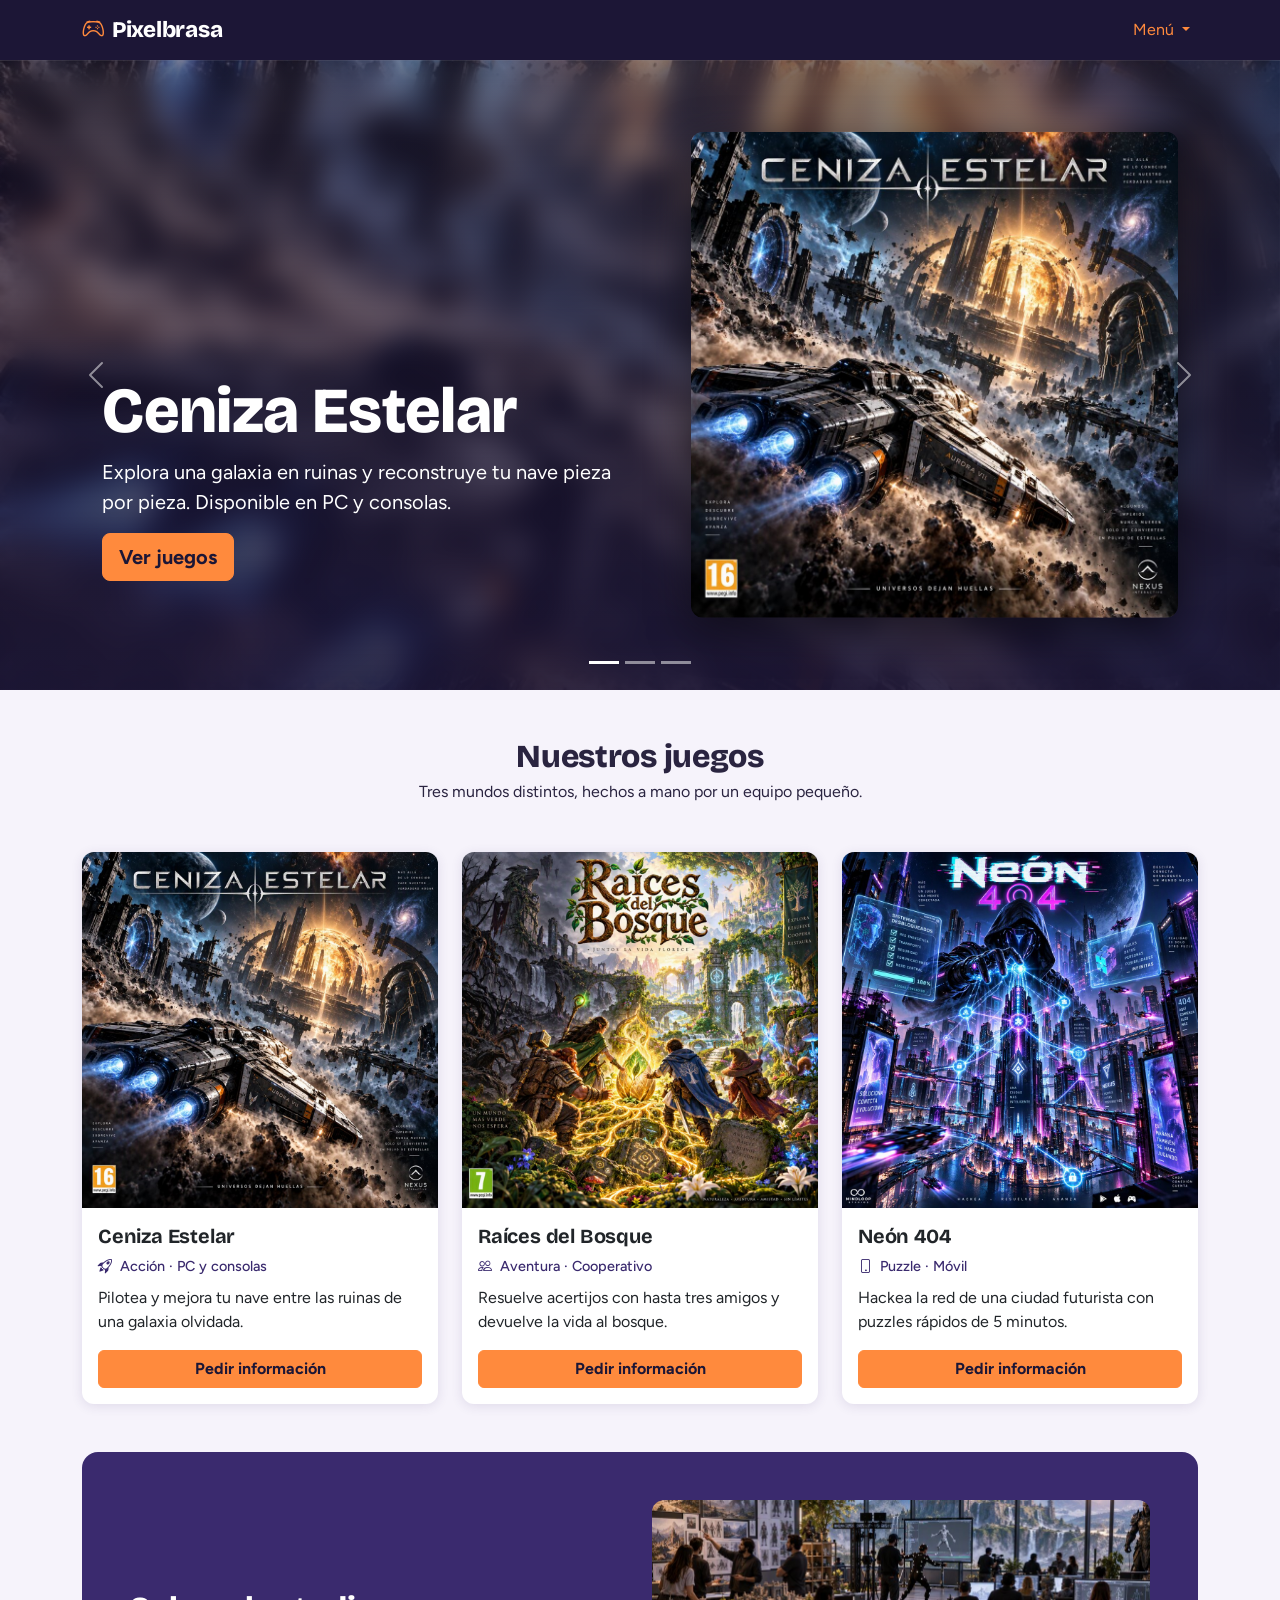
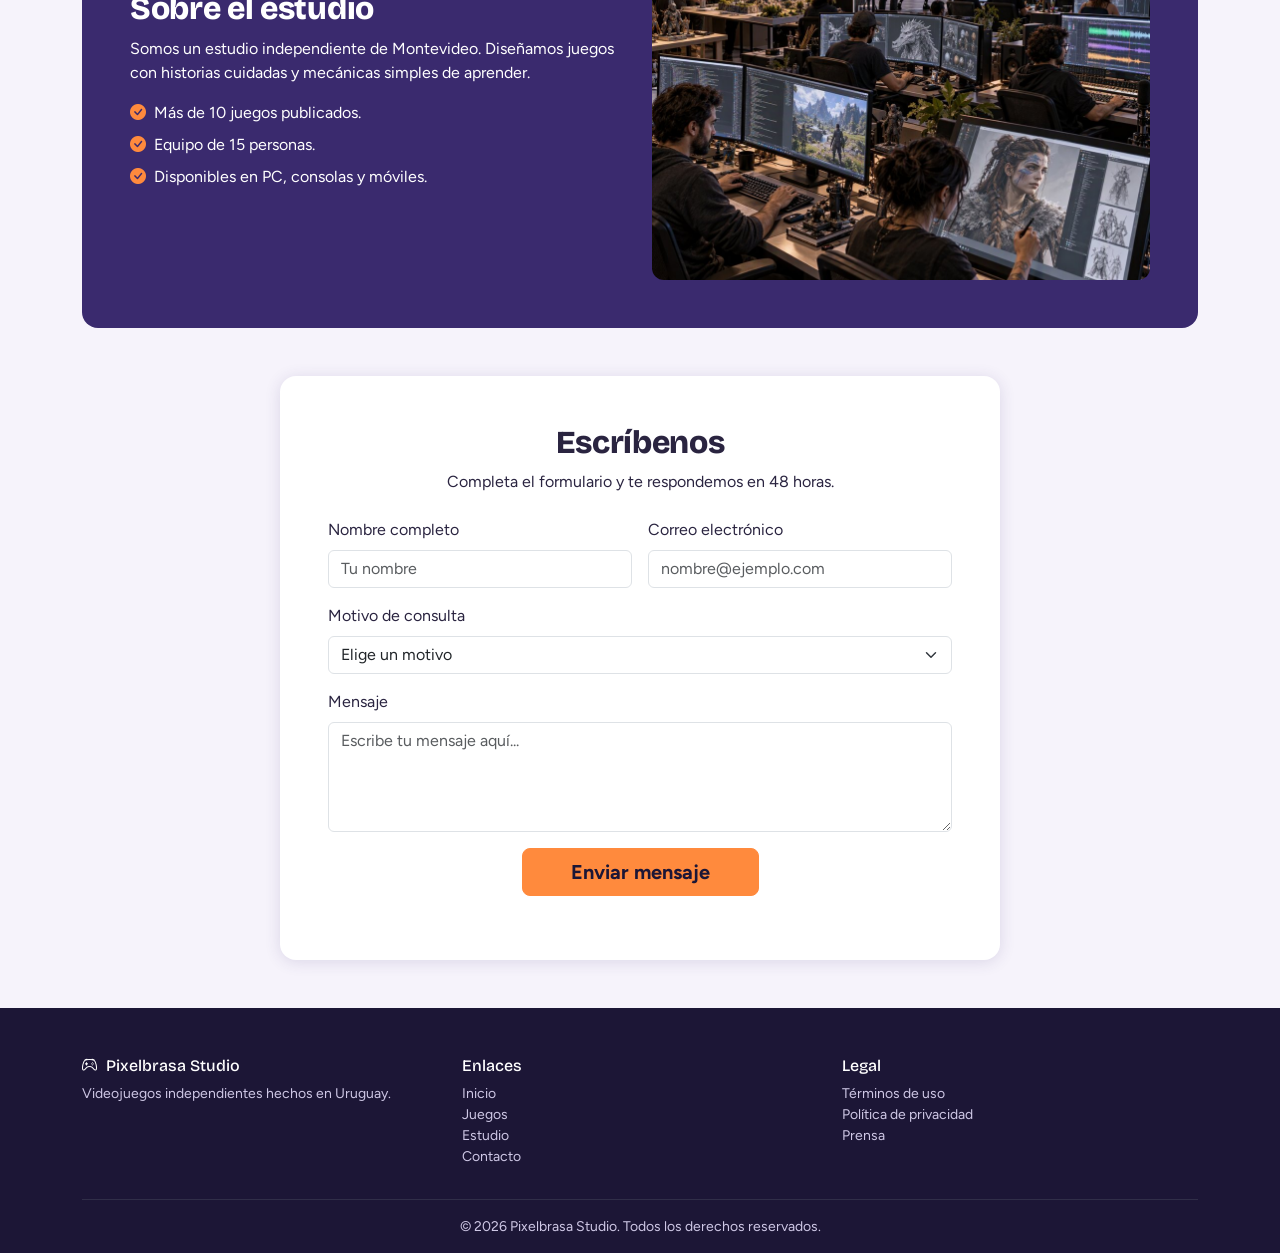
<file: index.html>
<!DOCTYPE html>
<html lang="es">
<head>
  <meta charset="UTF-8">
  <meta name="viewport" content="width=device-width, initial-scale=1">
  <title>Pixelbrasa Studio | Videojuegos independientes</title>

  <!-- Bootstrap 5 -->
  <link href="https://cdn.jsdelivr.net/npm/bootstrap@5.3.3/dist/css/bootstrap.min.css" rel="stylesheet">
  <link href="https://cdn.jsdelivr.net/npm/bootstrap-icons@1.11.3/font/bootstrap-icons.min.css" rel="stylesheet">
  <link href="https://fonts.googleapis.com/css2?family=Bricolage+Grotesque:wght@500;700;800&family=Figtree:wght@400;500&display=swap" rel="stylesheet">

  <!-- Estilos propios -->
  <link href="style.css" rel="stylesheet">
</head>
<body>

  <!-- 1. NAVEGACIÓN ADAPTABLE -->
  <nav class="navbar navbar-expand-md navbar-dark sticky-top">
    <div class="container">
      <a class="navbar-brand" href="index.html"><i class="bi bi-controller me-2"></i>Pixelbrasa</a>
      <button class="navbar-toggler" type="button" data-bs-toggle="collapse" data-bs-target="#menuPrincipal"
              aria-controls="menuPrincipal" aria-expanded="false" aria-label="Abrir menú">
        <span class="navbar-toggler-icon"></span>
      </button>
      <div class="collapse navbar-collapse" id="menuPrincipal">
        <ul class="navbar-nav ms-auto">
          <li class="nav-item dropdown">
            <button class="nav-link dropdown-toggle active" type="button" data-bs-toggle="dropdown" aria-expanded="false">
              Menú
            </button>
            <ul class="dropdown-menu dropdown-menu-end">
              <li><a class="dropdown-item active" aria-current="page" href="index.html">Inicio</a></li>
              <li><a class="dropdown-item" href="juegos.html">Juegos</a></li>
              <li><a class="dropdown-item" href="estudio.html">Estudio</a></li>
              <li><a class="dropdown-item" href="contacto.html">Contacto</a></li>
            </ul>
          </li>
        </ul>
      </div>
    </div>
  </nav>

  <main>
    <!-- 2. CARRUSEL -->
    <header id="inicio">
      <div id="carruselPrincipal" class="carousel slide carousel-fade" data-bs-ride="carousel">
        <div class="carousel-indicators">
          <button type="button" data-bs-target="#carruselPrincipal" data-bs-slide-to="0" class="active" aria-current="true" aria-label="Diapositiva 1"></button>
          <button type="button" data-bs-target="#carruselPrincipal" data-bs-slide-to="1" aria-label="Diapositiva 2"></button>
          <button type="button" data-bs-target="#carruselPrincipal" data-bs-slide-to="2" aria-label="Diapositiva 3"></button>
        </div>

        <div class="carousel-inner">
          <div class="carousel-item active position-relative" style="background-image:url('ceniza-estelar.jpg')">
            <img src="ceniza-estelar.jpg" class="portada d-none d-md-block" alt="Portada de Ceniza Estelar">
            <div class="carousel-caption">
              <h2>Ceniza Estelar</h2>
              <p>Explora una galaxia en ruinas y reconstruye tu nave pieza por pieza. Disponible en PC y consolas.</p>
              <a href="juegos.html" class="btn btn-brasa btn-lg">Ver juegos</a>
            </div>
          </div>
          <div class="carousel-item position-relative" style="background-image:url('raices-del-bosque.jpg')">
            <img src="raices-del-bosque.jpg" class="portada d-none d-md-block" alt="Portada de Raíces del Bosque">
            <div class="carousel-caption">
              <h2>Nuevo: Raíces del Bosque</h2>
              <p>Un juego de aventuras cooperativo para jugar con amigos, en línea o en el mismo sofá.</p>
              <a href="juegos.html" class="btn btn-brasa btn-lg">Conocer más</a>
            </div>
          </div>
          <div class="carousel-item position-relative" style="background-image:url('estudio.jpg')">
            <img src="estudio.jpg" class="portada d-none d-md-block" alt="Equipo de Pixelbrasa trabajando en el estudio">
            <div class="carousel-caption">
              <h2>Únete a nosotros</h2>
              <p>Buscamos artistas, programadores y diseñadores de niveles. Escríbenos.</p>
              <a href="contacto.html" class="btn btn-brasa btn-lg">Contactar</a>
            </div>
          </div>
        </div>

        <button class="carousel-control-prev" type="button" data-bs-target="#carruselPrincipal" data-bs-slide="prev">
          <span class="carousel-control-prev-icon" aria-hidden="true"></span>
          <span class="visually-hidden">Anterior</span>
        </button>
        <button class="carousel-control-next" type="button" data-bs-target="#carruselPrincipal" data-bs-slide="next">
          <span class="carousel-control-next-icon" aria-hidden="true"></span>
          <span class="visually-hidden">Siguiente</span>
        </button>
      </div>
    </header>

    <!-- 3. GRILLA + CARDS -->
    <section id="juegos" class="container py-5">
      <h2 class="seccion-titulo text-center mb-1">Nuestros juegos</h2>
      <p class="text-center mb-5">Tres mundos distintos, hechos a mano por un equipo pequeño.</p>

      <div class="row g-4">
        <div class="col-12 col-md-6 col-lg-4">
          <div class="card h-100">
            <img src="ceniza-estelar.jpg" class="card-img-top" alt="Portada de Ceniza Estelar: nave espacial entre ruinas">
            <div class="card-body d-flex flex-column">
              <h3 class="card-title h5">Ceniza Estelar</h3>
              <p class="plataforma mb-2"><i class="bi bi-rocket-takeoff me-1"></i> Acción · PC y consolas</p>
              <p class="card-text">Pilotea y mejora tu nave entre las ruinas de una galaxia olvidada.</p>
              <a href="contacto.html" class="btn btn-brasa mt-auto">Pedir información</a>
            </div>
          </div>
        </div>

        <div class="col-12 col-md-6 col-lg-4">
          <div class="card h-100">
            <img src="raices-del-bosque.jpg" class="card-img-top" alt="Portada de Raíces del Bosque: héroes alrededor de una semilla de luz">
            <div class="card-body d-flex flex-column">
              <h3 class="card-title h5">Raíces del Bosque</h3>
              <p class="plataforma mb-2"><i class="bi bi-people me-1"></i> Aventura · Cooperativo</p>
              <p class="card-text">Resuelve acertijos con hasta tres amigos y devuelve la vida al bosque.</p>
              <a href="contacto.html" class="btn btn-brasa mt-auto">Pedir información</a>
            </div>
          </div>
        </div>

        <div class="col-12 col-md-6 col-lg-4">
          <div class="card h-100">
            <img src="neon404.jpg" class="card-img-top" alt="Portada de Neón 404: ciudad futurista con figura encapuchada">
            <div class="card-body d-flex flex-column">
              <h3 class="card-title h5">Neón 404</h3>
              <p class="plataforma mb-2"><i class="bi bi-phone me-1"></i> Puzzle · Móvil</p>
              <p class="card-text">Hackea la red de una ciudad futurista con puzzles rápidos de 5 minutos.</p>
              <a href="contacto.html" class="btn btn-brasa mt-auto">Pedir información</a>
            </div>
          </div>
        </div>
      </div>
    </section>

    <!-- Información destacada -->
    <section id="estudio" class="container pb-5">
      <div class="destacado p-4 p-md-5">
        <div class="row align-items-center g-4">
          <div class="col-12 col-md-6">
            <h2 class="seccion-titulo">Sobre el estudio</h2>
            <p>Somos un estudio independiente de Montevideo. Diseñamos juegos con historias cuidadas y mecánicas simples de aprender.</p>
            <ul class="list-unstyled mb-0">
              <li class="mb-2"><i class="bi bi-check-circle-fill me-2"></i>Más de 10 juegos publicados.</li>
              <li class="mb-2"><i class="bi bi-check-circle-fill me-2"></i>Equipo de 15 personas.</li>
              <li><i class="bi bi-check-circle-fill me-2"></i>Disponibles en PC, consolas y móviles.</li>
            </ul>
          </div>
          <div class="col-12 col-md-6">
            <img src="estudio.jpg" alt="Equipo del estudio trabajando en arte, programación y captura de movimiento">
          </div>
        </div>
      </div>
    </section>

    <!-- 4. FORMULARIO -->
    <section id="contacto" class="container pb-5">
      <div class="form-box p-4 p-md-5 mx-auto" style="max-width: 720px;">
        <h2 class="seccion-titulo text-center">Escríbenos</h2>
        <p class="text-center mb-4">Completa el formulario y te respondemos en 48 horas.</p>

        <form id="formContacto" class="needs-validation" novalidate>
          <div class="row g-3">
            <div class="col-12 col-md-6">
              <label for="nombre" class="form-label">Nombre completo</label>
              <input type="text" class="form-control" id="nombre" placeholder="Tu nombre" required minlength="3">
              <div class="invalid-feedback">Escribe tu nombre (mínimo 3 letras).</div>
            </div>
            <div class="col-12 col-md-6">
              <label for="correo" class="form-label">Correo electrónico</label>
              <input type="email" class="form-control" id="correo" placeholder="nombre@ejemplo.com" required>
              <div class="invalid-feedback">Escribe un correo válido.</div>
            </div>
            <div class="col-12">
              <label for="asunto" class="form-label">Motivo de consulta</label>
              <select class="form-select" id="asunto" required>
                <option value="" selected disabled>Elige un motivo</option>
                <option>Consulta sobre un juego</option>
                <option>Soporte técnico</option>
                <option>Trabajar con nosotros</option>
                <option>Prensa y colaboraciones</option>
              </select>
              <div class="invalid-feedback">Elige un motivo.</div>
            </div>
            <div class="col-12">
              <label for="mensaje" class="form-label">Mensaje</label>
              <textarea class="form-control" id="mensaje" rows="4" placeholder="Escribe tu mensaje aquí..." required minlength="10"></textarea>
              <div class="invalid-feedback">Escribe un mensaje de al menos 10 caracteres.</div>
            </div>
            <div class="col-12 text-center">
              <button type="submit" class="btn btn-brasa btn-lg px-5">Enviar mensaje</button>
            </div>
            <div class="col-12">
              <div id="exito" class="alert alert-success d-none mb-0" role="status">Mensaje enviado. Gracias por escribirnos.</div>
            </div>
          </div>
        </form>
      </div>
    </section>
  </main>

  <!-- 5. FOOTER -->
  <footer class="pt-5 pb-3">
    <div class="container">
      <div class="row g-4">
        <div class="col-12 col-md-4">
          <h6><i class="bi bi-controller me-2"></i>Pixelbrasa Studio</h6>
          <p class="small">Videojuegos independientes hechos en Uruguay.</p>
        </div>
        <div class="col-6 col-md-4">
          <h6>Enlaces</h6>
          <ul class="list-unstyled small">
            <li><a href="index.html">Inicio</a></li>
            <li><a href="juegos.html">Juegos</a></li>
            <li><a href="estudio.html">Estudio</a></li>
            <li><a href="contacto.html">Contacto</a></li>
          </ul>
        </div>
        <div class="col-6 col-md-4">
          <h6>Legal</h6>
          <ul class="list-unstyled small">
            <li><a href="#">Términos de uso</a></li>
            <li><a href="#">Política de privacidad</a></li>
            <li><a href="#">Prensa</a></li>
          </ul>
        </div>
      </div>
      <hr class="border-secondary">
      <p class="text-center small mb-0">&copy; 2026 Pixelbrasa Studio. Todos los derechos reservados.</p>
    </div>
  </footer>

  <!-- Bootstrap JS -->
  <script src="https://cdn.jsdelivr.net/npm/bootstrap@5.3.3/dist/js/bootstrap.bundle.min.js"></script>
  <!-- Script propio -->
  <script src="main.js"></script>
</body>
</html>
</file>
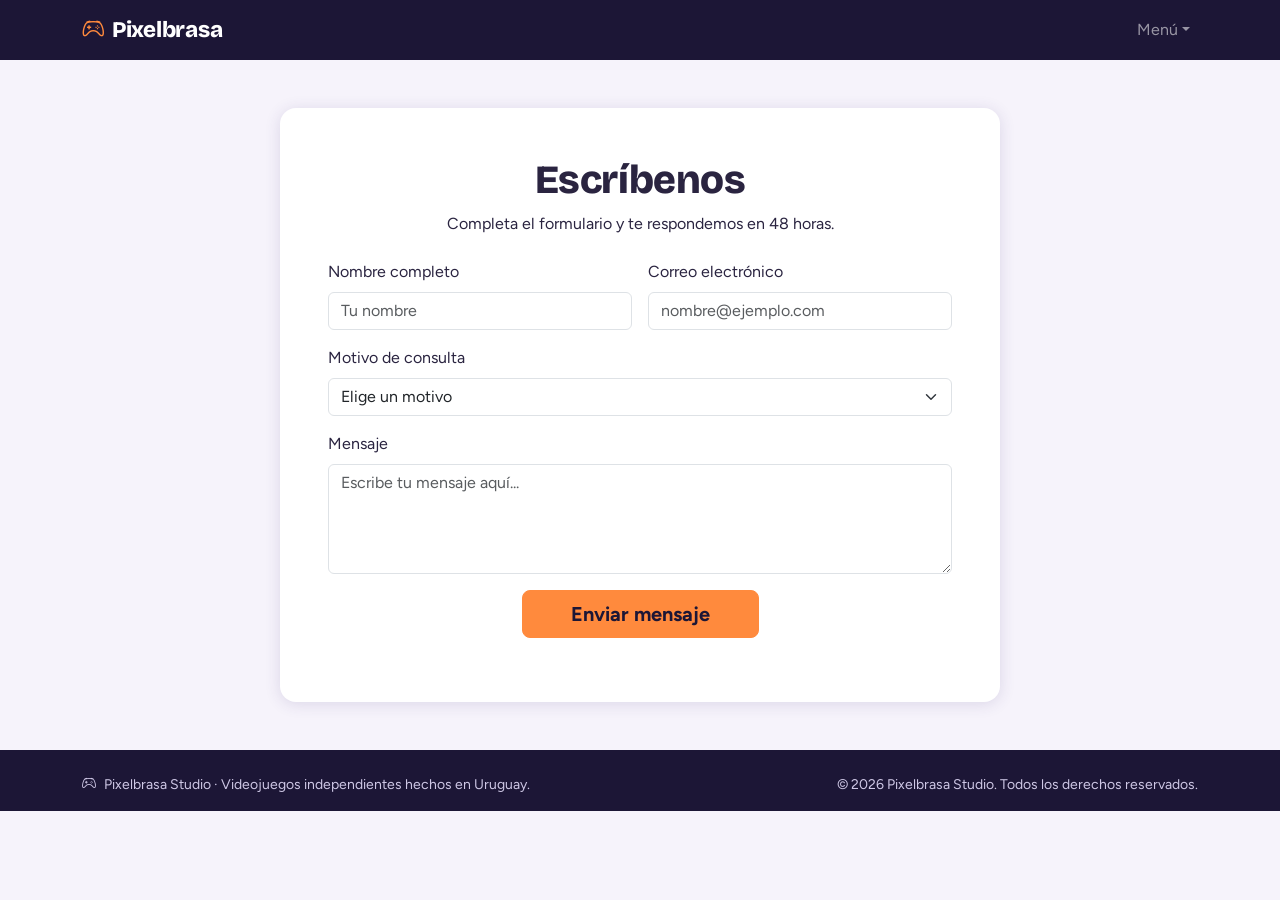
<file: contacto.html>
<!DOCTYPE html>
<html lang="es">
<head>
  <meta charset="UTF-8">
  <meta name="viewport" content="width=device-width, initial-scale=1">
  <title>Contacto | Pixelbrasa Studio</title>
  <link href="https://cdn.jsdelivr.net/npm/bootstrap@5.3.3/dist/css/bootstrap.min.css" rel="stylesheet">
  <link href="https://cdn.jsdelivr.net/npm/bootstrap-icons@1.11.3/font/bootstrap-icons.min.css" rel="stylesheet">
  <link href="https://fonts.googleapis.com/css2?family=Bricolage+Grotesque:wght@500;700;800&family=Figtree:wght@400;500&display=swap" rel="stylesheet">
  <link href="style.css" rel="stylesheet">
</head>
<body>
  <nav class="navbar navbar-expand-md navbar-dark sticky-top">
    <div class="container">
      <a class="navbar-brand" href="index.html"><i class="bi bi-controller me-2"></i>Pixelbrasa</a>
      <button class="navbar-toggler" type="button" data-bs-toggle="collapse" data-bs-target="#menuPrincipal"
              aria-controls="menuPrincipal" aria-expanded="false" aria-label="Abrir menú">
        <span class="navbar-toggler-icon"></span>
      </button>
      <div class="collapse navbar-collapse" id="menuPrincipal">
        <ul class="navbar-nav ms-auto">
          <li class="nav-item dropdown">
            <button class="nav-link dropdown-toggle" type="button" data-bs-toggle="dropdown" aria-expanded="false">Menú</button>
            <ul class="dropdown-menu dropdown-menu-end">
              <li><a class="dropdown-item" href="index.html">Inicio</a></li>
              <li><a class="dropdown-item" href="juegos.html">Juegos</a></li>
              <li><a class="dropdown-item" href="estudio.html">Estudio</a></li>
              <li><a class="dropdown-item active" aria-current="page" href="contacto.html">Contacto</a></li>
            </ul>
          </li>
        </ul>
      </div>
    </div>
  </nav>

  <main class="container py-5">
    <section class="form-box p-4 p-md-5 mx-auto" style="max-width: 720px;">
      <h1 class="seccion-titulo text-center">Escríbenos</h1>
      <p class="text-center mb-4">Completa el formulario y te respondemos en 48 horas.</p>
      <form id="formContacto" class="needs-validation" novalidate>
        <div class="row g-3">
          <div class="col-12 col-md-6">
            <label for="nombre" class="form-label">Nombre completo</label>
            <input type="text" class="form-control" id="nombre" placeholder="Tu nombre" required minlength="3">
            <div class="invalid-feedback">Escribe tu nombre (mínimo 3 letras).</div>
          </div>
          <div class="col-12 col-md-6">
            <label for="correo" class="form-label">Correo electrónico</label>
            <input type="email" class="form-control" id="correo" placeholder="nombre@ejemplo.com" required>
            <div class="invalid-feedback">Escribe un correo válido.</div>
          </div>
          <div class="col-12">
            <label for="asunto" class="form-label">Motivo de consulta</label>
            <select class="form-select" id="asunto" required>
              <option value="" selected disabled>Elige un motivo</option>
              <option>Consulta sobre un juego</option>
              <option>Soporte técnico</option>
              <option>Trabajar con nosotros</option>
              <option>Prensa y colaboraciones</option>
            </select>
            <div class="invalid-feedback">Elige un motivo.</div>
          </div>
          <div class="col-12">
            <label for="mensaje" class="form-label">Mensaje</label>
            <textarea class="form-control" id="mensaje" rows="4" placeholder="Escribe tu mensaje aquí..." required minlength="10"></textarea>
            <div class="invalid-feedback">Escribe un mensaje de al menos 10 caracteres.</div>
          </div>
          <div class="col-12 text-center">
            <button type="submit" class="btn btn-brasa btn-lg px-5">Enviar mensaje</button>
          </div>
          <div class="col-12">
            <div id="exito" class="alert alert-success d-none mb-0" role="status">Mensaje enviado. Gracias por escribirnos.</div>
          </div>
        </div>
      </form>
    </section>
  </main>

  <footer class="pt-4 pb-3">
    <div class="container d-flex flex-column flex-md-row justify-content-between gap-3">
      <p class="small mb-0"><i class="bi bi-controller me-2"></i>Pixelbrasa Studio · Videojuegos independientes hechos en Uruguay.</p>
      <p class="small mb-0">&copy; 2026 Pixelbrasa Studio. Todos los derechos reservados.</p>
    </div>
  </footer>
  <script src="https://cdn.jsdelivr.net/npm/bootstrap@5.3.3/dist/js/bootstrap.bundle.min.js"></script>
  <script src="main.js"></script>
</body>
</html>
</file>
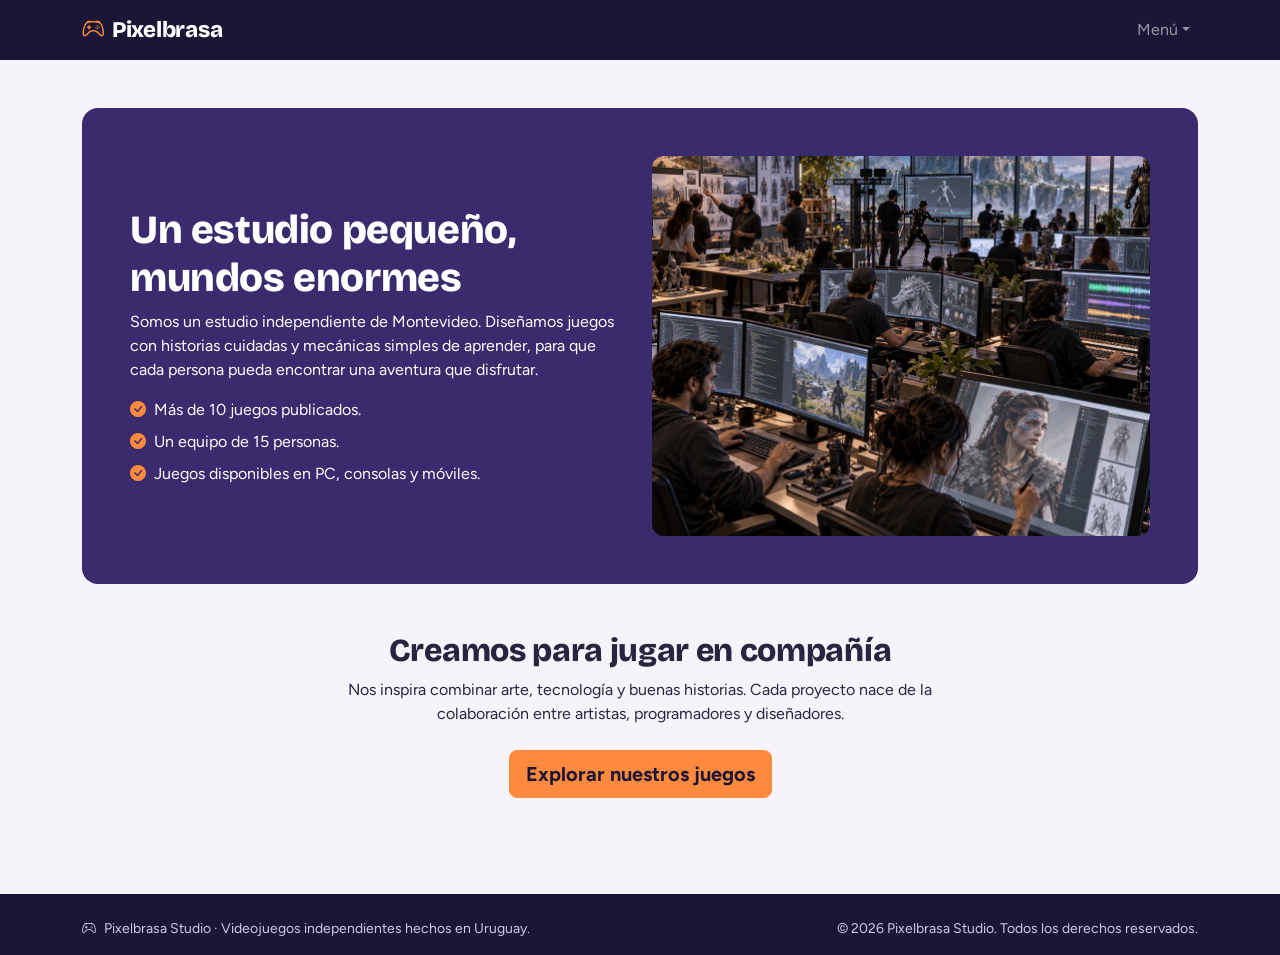
<file: estudio.html>
<!DOCTYPE html>
<html lang="es">
<head>
  <meta charset="UTF-8">
  <meta name="viewport" content="width=device-width, initial-scale=1">
  <title>Estudio | Pixelbrasa Studio</title>
  <link href="https://cdn.jsdelivr.net/npm/bootstrap@5.3.3/dist/css/bootstrap.min.css" rel="stylesheet">
  <link href="https://cdn.jsdelivr.net/npm/bootstrap-icons@1.11.3/font/bootstrap-icons.min.css" rel="stylesheet">
  <link href="https://fonts.googleapis.com/css2?family=Bricolage+Grotesque:wght@500;700;800&family=Figtree:wght@400;500&display=swap" rel="stylesheet">
  <link href="style.css" rel="stylesheet">
</head>
<body>
  <nav class="navbar navbar-expand-md navbar-dark sticky-top">
    <div class="container">
      <a class="navbar-brand" href="index.html"><i class="bi bi-controller me-2"></i>Pixelbrasa</a>
      <button class="navbar-toggler" type="button" data-bs-toggle="collapse" data-bs-target="#menuPrincipal"
              aria-controls="menuPrincipal" aria-expanded="false" aria-label="Abrir menú">
        <span class="navbar-toggler-icon"></span>
      </button>
      <div class="collapse navbar-collapse" id="menuPrincipal">
        <ul class="navbar-nav ms-auto">
          <li class="nav-item dropdown">
            <button class="nav-link dropdown-toggle" type="button" data-bs-toggle="dropdown" aria-expanded="false">Menú</button>
            <ul class="dropdown-menu dropdown-menu-end">
              <li><a class="dropdown-item" href="index.html">Inicio</a></li>
              <li><a class="dropdown-item" href="juegos.html">Juegos</a></li>
              <li><a class="dropdown-item active" aria-current="page" href="estudio.html">Estudio</a></li>
              <li><a class="dropdown-item" href="contacto.html">Contacto</a></li>
            </ul>
          </li>
        </ul>
      </div>
    </div>
  </nav>

  <main class="container py-5">
    <section class="destacado p-4 p-md-5">
      <div class="row align-items-center g-4">
        <div class="col-12 col-md-6">
          <h1 class="seccion-titulo">Un estudio pequeño, mundos enormes</h1>
          <p>Somos un estudio independiente de Montevideo. Diseñamos juegos con historias cuidadas y mecánicas simples de aprender, para que cada persona pueda encontrar una aventura que disfrutar.</p>
          <ul class="list-unstyled mb-0">
            <li class="mb-2"><i class="bi bi-check-circle-fill me-2"></i>Más de 10 juegos publicados.</li>
            <li class="mb-2"><i class="bi bi-check-circle-fill me-2"></i>Un equipo de 15 personas.</li>
            <li><i class="bi bi-check-circle-fill me-2"></i>Juegos disponibles en PC, consolas y móviles.</li>
          </ul>
        </div>
        <div class="col-12 col-md-6">
          <img src="estudio.jpg" alt="Equipo de Pixelbrasa trabajando en el estudio">
        </div>
      </div>
    </section>
    <section class="py-5 text-center">
      <h2 class="seccion-titulo">Creamos para jugar en compañía</h2>
      <p class="mx-auto mb-4" style="max-width: 60ch;">Nos inspira combinar arte, tecnología y buenas historias. Cada proyecto nace de la colaboración entre artistas, programadores y diseñadores.</p>
      <a href="juegos.html" class="btn btn-brasa btn-lg">Explorar nuestros juegos</a>
    </section>
  </main>

  <footer class="pt-4 pb-3">
    <div class="container d-flex flex-column flex-md-row justify-content-between gap-3">
      <p class="small mb-0"><i class="bi bi-controller me-2"></i>Pixelbrasa Studio · Videojuegos independientes hechos en Uruguay.</p>
      <p class="small mb-0">&copy; 2026 Pixelbrasa Studio. Todos los derechos reservados.</p>
    </div>
  </footer>
  <script src="https://cdn.jsdelivr.net/npm/bootstrap@5.3.3/dist/js/bootstrap.bundle.min.js"></script>
</body>
</html>
</file>
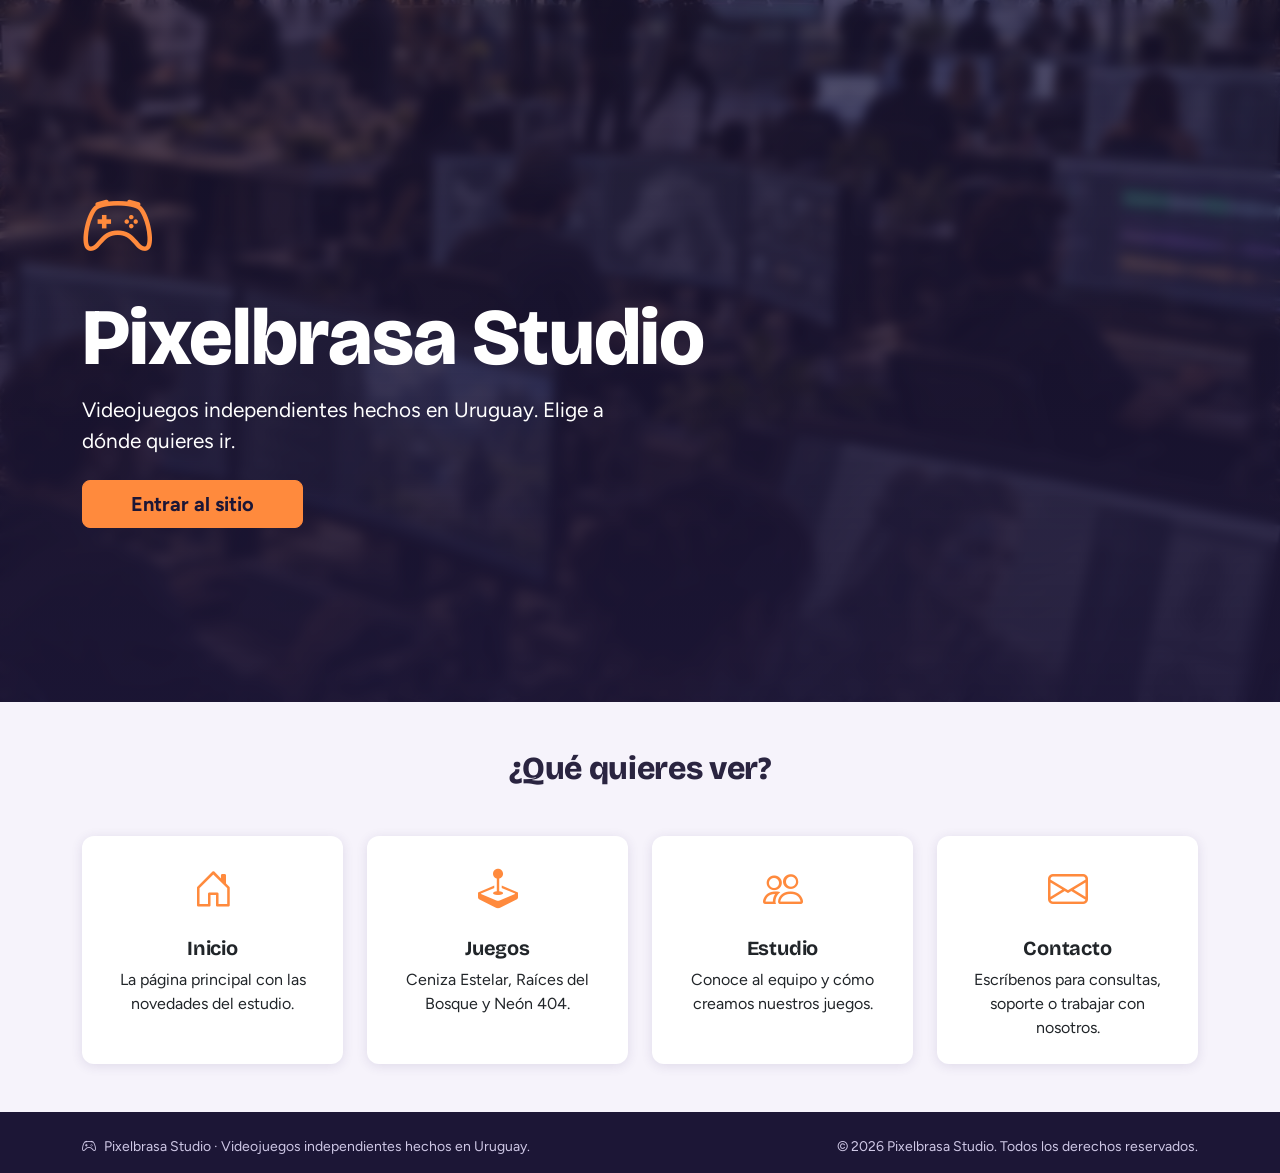
<file: inicio.html>
<!DOCTYPE html>
<html lang="es">
<head>
  <meta charset="UTF-8">
  <meta name="viewport" content="width=device-width, initial-scale=1">
  <title>Bienvenido | Pixelbrasa Studio</title>
  <link href="https://cdn.jsdelivr.net/npm/bootstrap@5.3.3/dist/css/bootstrap.min.css" rel="stylesheet">
  <link href="https://cdn.jsdelivr.net/npm/bootstrap-icons@1.11.3/font/bootstrap-icons.min.css" rel="stylesheet">
  <link href="https://fonts.googleapis.com/css2?family=Bricolage+Grotesque:wght@500;700;800&family=Figtree:wght@400;500&display=swap" rel="stylesheet">
  <link href="style.css" rel="stylesheet">

  <style>
    .portada-inicio { position: relative; min-height: 78vh; display: flex; align-items: center; color: #fff;
      background: url('estudio.jpg') center / cover; }
    .portada-inicio::before { content: ""; position: absolute; inset: 0;
      background: linear-gradient(180deg, rgba(28,22,54,.7), rgba(28,22,54,.95)); backdrop-filter: blur(6px); }
    .portada-inicio .container { position: relative; z-index: 1; }
    .portada-inicio h1 { font-weight: 800; font-size: clamp(2.5rem, 8vw, 5rem); }
    .portada-inicio .logo { color: var(--brasa); font-size: clamp(3rem, 8vw, 4.5rem); }
    .portada-inicio p { font-size: clamp(1.05rem, 2vw, 1.3rem); max-width: 45ch; }

    .acceso { text-decoration: none; color: inherit; display: block; height: 100%; }
    .acceso .card { transition: transform .2s ease, box-shadow .2s ease; }
    .acceso:hover .card, .acceso:focus-visible .card { transform: translateY(-4px); box-shadow: 0 8px 24px rgba(58,42,110,.25); }
    .acceso:focus-visible { outline: 3px solid var(--brasa); outline-offset: 3px; border-radius: .75rem; }
    .acceso .icono { font-size: 2.5rem; color: var(--brasa); }
    @media (prefers-reduced-motion: reduce) { .acceso .card { transition: none; } }
  </style>
</head>
<body>

  <header class="portada-inicio">
    <div class="container py-5 text-center text-md-start">
      <i class="bi bi-controller logo d-block mb-2"></i>
      <h1>Pixelbrasa Studio</h1>
      <p class="mb-4 mx-auto mx-md-0">Videojuegos independientes hechos en Uruguay. Elige a dónde quieres ir.</p>
      <a href="index.html" class="btn btn-brasa btn-lg px-5">Entrar al sitio</a>
    </div>
  </header>

  <main class="container py-5">
    <h2 class="seccion-titulo text-center mb-5">¿Qué quieres ver?</h2>

    <div class="row g-4">
      <div class="col-12 col-sm-6 col-lg-3">
        <a href="index.html" class="acceso">
          <div class="card h-100 text-center p-4">
            <i class="bi bi-house-door icono mb-3"></i>
            <h3 class="h5 card-title">Inicio</h3>
            <p class="card-text mb-0">La página principal con las novedades del estudio.</p>
          </div>
        </a>
      </div>
      <div class="col-12 col-sm-6 col-lg-3">
        <a href="juegos.html" class="acceso">
          <div class="card h-100 text-center p-4">
            <i class="bi bi-joystick icono mb-3"></i>
            <h3 class="h5 card-title">Juegos</h3>
            <p class="card-text mb-0">Ceniza Estelar, Raíces del Bosque y Neón 404.</p>
          </div>
        </a>
      </div>
      <div class="col-12 col-sm-6 col-lg-3">
        <a href="estudio.html" class="acceso">
          <div class="card h-100 text-center p-4">
            <i class="bi bi-people icono mb-3"></i>
            <h3 class="h5 card-title">Estudio</h3>
            <p class="card-text mb-0">Conoce al equipo y cómo creamos nuestros juegos.</p>
          </div>
        </a>
      </div>
      <div class="col-12 col-sm-6 col-lg-3">
        <a href="contacto.html" class="acceso">
          <div class="card h-100 text-center p-4">
            <i class="bi bi-envelope icono mb-3"></i>
            <h3 class="h5 card-title">Contacto</h3>
            <p class="card-text mb-0">Escríbenos para consultas, soporte o trabajar con nosotros.</p>
          </div>
        </a>
      </div>
    </div>
  </main>

  <footer class="pt-4 pb-3">
    <div class="container d-flex flex-column flex-md-row justify-content-between gap-3">
      <p class="small mb-0"><i class="bi bi-controller me-2"></i>Pixelbrasa Studio · Videojuegos independientes hechos en Uruguay.</p>
      <p class="small mb-0">&copy; 2026 Pixelbrasa Studio. Todos los derechos reservados.</p>
    </div>
  </footer>

</body>
</html>
</file>
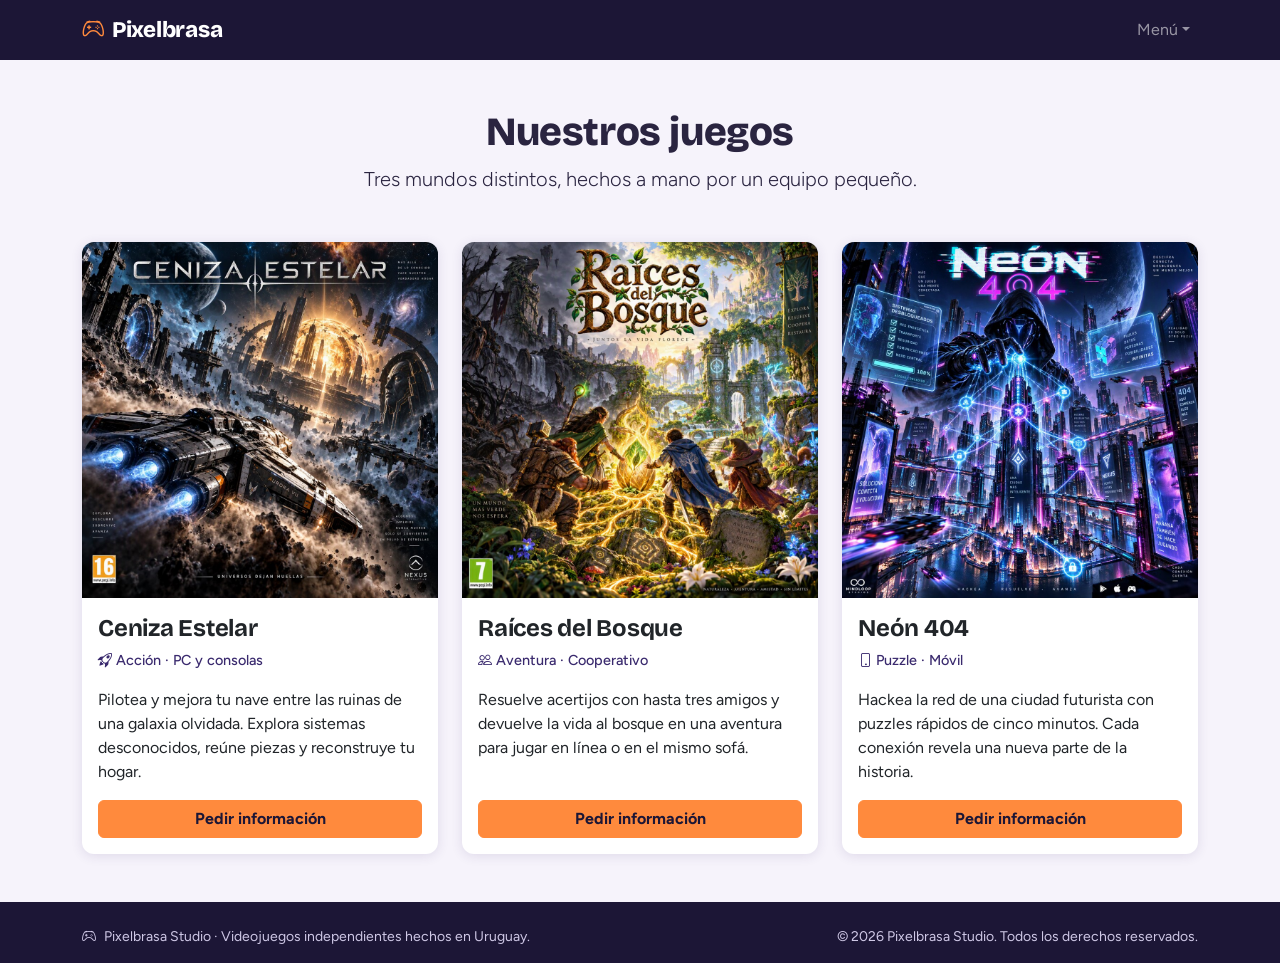
<file: juegos.html>
<!DOCTYPE html>
<html lang="es">
<head>
  <meta charset="UTF-8">
  <meta name="viewport" content="width=device-width, initial-scale=1">
  <title>Juegos | Pixelbrasa Studio</title>
  <link href="https://cdn.jsdelivr.net/npm/bootstrap@5.3.3/dist/css/bootstrap.min.css" rel="stylesheet">
  <link href="https://cdn.jsdelivr.net/npm/bootstrap-icons@1.11.3/font/bootstrap-icons.min.css" rel="stylesheet">
  <link href="https://fonts.googleapis.com/css2?family=Bricolage+Grotesque:wght@500;700;800&family=Figtree:wght@400;500&display=swap" rel="stylesheet">
  <link href="style.css" rel="stylesheet">
</head>
<body>
  <nav class="navbar navbar-expand-md navbar-dark sticky-top">
    <div class="container">
      <a class="navbar-brand" href="index.html"><i class="bi bi-controller me-2"></i>Pixelbrasa</a>
      <button class="navbar-toggler" type="button" data-bs-toggle="collapse" data-bs-target="#menuPrincipal"
              aria-controls="menuPrincipal" aria-expanded="false" aria-label="Abrir menú">
        <span class="navbar-toggler-icon"></span>
      </button>
      <div class="collapse navbar-collapse" id="menuPrincipal">
        <ul class="navbar-nav ms-auto">
          <li class="nav-item dropdown">
            <button class="nav-link dropdown-toggle" type="button" data-bs-toggle="dropdown" aria-expanded="false">Menú</button>
            <ul class="dropdown-menu dropdown-menu-end">
              <li><a class="dropdown-item" href="index.html">Inicio</a></li>
              <li><a class="dropdown-item active" aria-current="page" href="juegos.html">Juegos</a></li>
              <li><a class="dropdown-item" href="estudio.html">Estudio</a></li>
              <li><a class="dropdown-item" href="contacto.html">Contacto</a></li>
            </ul>
          </li>
        </ul>
      </div>
    </div>
  </nav>

  <main class="container py-5">
    <header class="text-center mb-5">
      <h1 class="seccion-titulo">Nuestros juegos</h1>
      <p class="lead">Tres mundos distintos, hechos a mano por un equipo pequeño.</p>
    </header>
    <div class="row g-4">
      <div class="col-12 col-md-6 col-lg-4">
        <article class="card h-100">
          <img src="ceniza-estelar.jpg" class="card-img-top" alt="Nave espacial entre ruinas en Ceniza Estelar">
          <div class="card-body d-flex flex-column">
            <h2 class="card-title h4">Ceniza Estelar</h2>
            <p class="plataforma"><i class="bi bi-rocket-takeoff me-1"></i>Acción · PC y consolas</p>
            <p class="card-text">Pilotea y mejora tu nave entre las ruinas de una galaxia olvidada. Explora sistemas desconocidos, reúne piezas y reconstruye tu hogar.</p>
            <a href="contacto.html" class="btn btn-brasa mt-auto">Pedir información</a>
          </div>
        </article>
      </div>
      <div class="col-12 col-md-6 col-lg-4">
        <article class="card h-100">
          <img src="raices-del-bosque.jpg" class="card-img-top" alt="Héroes alrededor de una semilla de luz en Raíces del Bosque">
          <div class="card-body d-flex flex-column">
            <h2 class="card-title h4">Raíces del Bosque</h2>
            <p class="plataforma"><i class="bi bi-people me-1"></i>Aventura · Cooperativo</p>
            <p class="card-text">Resuelve acertijos con hasta tres amigos y devuelve la vida al bosque en una aventura para jugar en línea o en el mismo sofá.</p>
            <a href="contacto.html" class="btn btn-brasa mt-auto">Pedir información</a>
          </div>
        </article>
      </div>
      <div class="col-12 col-md-6 col-lg-4">
        <article class="card h-100">
          <img src="neon404.jpg" class="card-img-top" alt="Ciudad futurista en Neón 404">
          <div class="card-body d-flex flex-column">
            <h2 class="card-title h4">Neón 404</h2>
            <p class="plataforma"><i class="bi bi-phone me-1"></i>Puzzle · Móvil</p>
            <p class="card-text">Hackea la red de una ciudad futurista con puzzles rápidos de cinco minutos. Cada conexión revela una nueva parte de la historia.</p>
            <a href="contacto.html" class="btn btn-brasa mt-auto">Pedir información</a>
          </div>
        </article>
      </div>
    </div>
  </main>

  <footer class="pt-4 pb-3">
    <div class="container d-flex flex-column flex-md-row justify-content-between gap-3">
      <p class="small mb-0"><i class="bi bi-controller me-2"></i>Pixelbrasa Studio · Videojuegos independientes hechos en Uruguay.</p>
      <p class="small mb-0">&copy; 2026 Pixelbrasa Studio. Todos los derechos reservados.</p>
    </div>
  </footer>
  <script src="https://cdn.jsdelivr.net/npm/bootstrap@5.3.3/dist/js/bootstrap.bundle.min.js"></script>
</body>
</html>
</file>
<file: style.css>
:root {
  --noche: #1c1636;
  --ciruela: #3a2a6e;
  --brasa: #ff8a3d;
  --crema: #f6f3fb;
  --texto: #2a2440;
  --bs-body-font-family: 'Figtree', system-ui, sans-serif;
}
body { color: var(--texto); background: var(--crema); }
h1, h2, h3, h4, h5, .navbar-brand { font-family: 'Bricolage Grotesque', sans-serif; letter-spacing: -.01em; }

/* Navbar */
.navbar { background: var(--noche); }
.navbar-brand { font-weight: 800; font-size: 1.4rem; }
.navbar-brand i { color: var(--brasa); }
.nav-link.active, .nav-link:hover { color: var(--brasa) !important; }
.navbar .dropdown-menu { background: var(--noche); border-color: rgba(255,255,255,.12); }
.navbar .dropdown-item { color: #cfc8e6; }
.navbar .dropdown-item:hover, .navbar .dropdown-item:focus, .navbar .dropdown-item.active { background: var(--ciruela); color: var(--brasa); }

/* Botón principal */
.btn-brasa { background: var(--brasa); border-color: var(--brasa); color: var(--noche); font-weight: 700; }
.btn-brasa:hover, .btn-brasa:focus { background: #ffa05f; border-color: #ffa05f; color: var(--noche); }

/* Carrusel */
.carousel-item { height: 70vh; min-height: 380px; background-size: cover; background-position: center; }
.carousel-item::before { content: ""; position: absolute; inset: 0; background: linear-gradient(180deg, rgba(28,22,54,.45), rgba(28,22,54,.9)); backdrop-filter: blur(14px); }
.carousel-caption { bottom: 14%; text-align: left; left: 8%; right: 8%; z-index: 2; }
.carousel-caption h2 { font-weight: 800; font-size: clamp(2rem, 6vw, 4rem); }
.carousel-caption p { font-size: clamp(1rem, 2vw, 1.25rem); max-width: 40ch; }

.carousel-item .portada { position: absolute; z-index: 1; right: 8%; top: 50%; transform: translateY(-50%); height: min(82%, 38vw); aspect-ratio: 1 / 1; object-fit: cover; border-radius: .75rem; box-shadow: 0 12px 40px rgba(0,0,0,.5); }
@media (min-width: 768px) { .carousel-caption { right: 52%; } }

/* Secciones */
section { scroll-margin-top: 70px; }
.seccion-titulo { font-weight: 800; }

/* Tarjetas */
.card { border: 0; border-radius: .75rem; overflow: hidden; box-shadow: 0 2px 12px rgba(58,42,110,.12); }
.card-img-top { aspect-ratio: 1 / 1; height: auto; object-fit: cover; }
.card-title { font-weight: 700; }
.plataforma { color: var(--ciruela); font-size: .9rem; font-weight: 500; }

/* Destacado */
.destacado { background: var(--ciruela); color: #fff; border-radius: 1rem; }
.destacado i { color: var(--brasa); }
.destacado img { border-radius: .75rem; width: 100%; height: 100%; max-height: 380px; object-fit: cover; }

/* Formulario */
.form-box { background: #fff; border-radius: 1rem; box-shadow: 0 2px 16px rgba(58,42,110,.14); }
.form-control:focus, .form-select:focus { border-color: var(--brasa); box-shadow: 0 0 0 .25rem rgba(255,138,61,.25); }

/* Footer */
footer { background: var(--noche); color: #cfc8e6; }
footer a { color: #cfc8e6; text-decoration: none; }
footer a:hover { color: var(--brasa); }
footer h6 { color: #fff; font-family: 'Bricolage Grotesque', sans-serif; }

@media (prefers-reduced-motion: reduce) { .carousel-item { transition: none; } }
</file>
